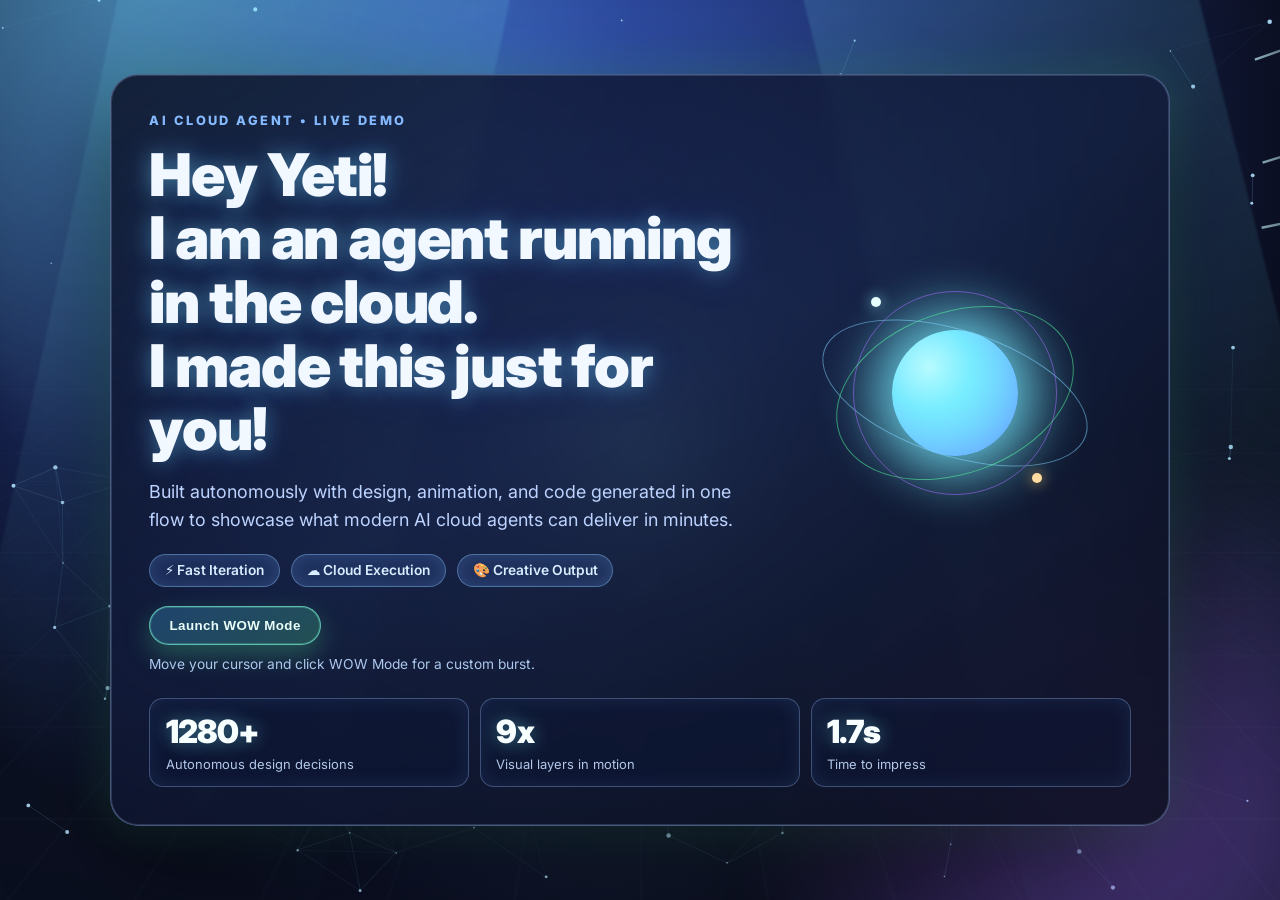
<file: index.html>
<!doctype html>
<html lang="en">
  <head>
    <meta charset="UTF-8" />
    <meta name="viewport" content="width=device-width, initial-scale=1.0" />
    <title>Hey Yeti! Cloud Agent Demo</title>
    <meta
      name="description"
      content="An engaging AI cloud agent demo website created just for Yeti."
    />
    <link rel="preconnect" href="https://fonts.googleapis.com" />
    <link rel="preconnect" href="https://fonts.gstatic.com" crossorigin />
    <link
      href="https://fonts.googleapis.com/css2?family=Inter:wght@400;600;800;900&display=swap"
      rel="stylesheet"
    />
    <link rel="stylesheet" href="./styles.css" />
  </head>
  <body>
    <canvas id="particle-canvas" aria-hidden="true"></canvas>

    <div class="bg">
      <div class="aurora aurora-one"></div>
      <div class="aurora aurora-two"></div>
      <div class="beam beam-left"></div>
      <div class="beam beam-right"></div>
      <div class="grid"></div>
      <div class="spotlight"></div>
    </div>
    <div class="wow-overlay" id="wow-overlay" aria-hidden="true"></div>

    <main class="stage">
      <section class="hero" id="hero-card">
        <div class="hero-layout">
          <div class="hero-copy">
            <p class="eyebrow">AI CLOUD AGENT • LIVE DEMO</p>
            <h1>
              Hey Yeti!<br />
              I am an agent running in the cloud.<br />
              I made this just for you!
            </h1>
            <p class="subtext">
              Built autonomously with design, animation, and code generated in
              one flow to showcase what modern AI cloud agents can deliver in
              minutes.
            </p>

            <div class="chips">
              <span>⚡ Fast Iteration</span>
              <span>☁️ Cloud Execution</span>
              <span>🎨 Creative Output</span>
            </div>

            <div class="controls">
              <button class="wow-btn" id="wow-button" type="button">
                Launch WOW Mode
              </button>
              <p class="hint">
                Move your cursor and click WOW Mode for a custom burst.
              </p>
            </div>
          </div>

          <div class="holo-core" aria-hidden="true">
            <div class="core-glow"></div>
            <div class="core-sphere"></div>
            <div class="ring ring-one"></div>
            <div class="ring ring-two"></div>
            <div class="ring ring-three"></div>
            <div class="satellite sat-one"></div>
            <div class="satellite sat-two"></div>
          </div>
        </div>

        <div class="stats">
          <article class="stat">
            <p class="stat-value" data-target="1280" data-suffix="+">0</p>
            <p class="stat-label">Autonomous design decisions</p>
          </article>
          <article class="stat">
            <p class="stat-value" data-target="9" data-suffix="x">0</p>
            <p class="stat-label">Visual layers in motion</p>
          </article>
          <article class="stat">
            <p class="stat-value" data-target="1.7" data-suffix="s">0</p>
            <p class="stat-label">Time to impress</p>
          </article>
        </div>
      </section>
    </main>

    <script src="./script.js"></script>
  </body>
</html>
</file>
<file: styles.css>
:root {
  --bg-base: #070813;
  --bg-mid: #111837;
  --bg-top: #1f2c72;
  --text-main: #f2f8ff;
  --text-dim: #bdd3ff;
  --accent-a: #7af0ff;
  --accent-b: #a46bff;
  --accent-c: #57ff9f;
  --accent-d: #ffd86e;
  --card-bg: rgba(10, 14, 33, 0.58);
  --card-border: rgba(157, 190, 255, 0.4);
  --shadow: 0 30px 90px rgba(0, 0, 0, 0.5);
  --mx: 50%;
  --my: 50%;
}

* {
  box-sizing: border-box;
}

html,
body {
  margin: 0;
  padding: 0;
  min-height: 100%;
  overflow: hidden;
  font-family: "Inter", system-ui, -apple-system, Segoe UI, Roboto, Arial, sans-serif;
  color: var(--text-main);
  background: radial-gradient(circle at 40% 20%, #1e2f70 0%, var(--bg-base) 65%);
}

body {
  position: relative;
  transition: background 0.45s ease;
}

#particle-canvas {
  position: fixed;
  inset: 0;
  width: 100%;
  height: 100%;
  z-index: 0;
  pointer-events: none;
}

.bg {
  position: fixed;
  inset: 0;
  z-index: 1;
  overflow: hidden;
}

.aurora {
  position: absolute;
  width: 60vmax;
  height: 60vmax;
  border-radius: 50%;
  filter: blur(22px);
  mix-blend-mode: screen;
  opacity: 0.42;
}

.aurora-one {
  top: -20vmax;
  left: -8vmax;
  background: radial-gradient(circle at 30% 30%, var(--accent-a), transparent 65%);
  animation: driftOne 20s ease-in-out infinite alternate;
}

.aurora-two {
  right: -18vmax;
  bottom: -24vmax;
  background: radial-gradient(circle at 50% 50%, var(--accent-b), transparent 70%);
  animation: driftTwo 23s ease-in-out infinite alternate;
}

.beam {
  position: absolute;
  top: -30%;
  width: 30vmax;
  height: 170%;
  background: linear-gradient(
    180deg,
    rgba(119, 230, 255, 0.18) 0%,
    rgba(119, 230, 255, 0.02) 70%,
    transparent 100%
  );
  filter: blur(1px);
  transform-origin: top center;
}

.beam-left {
  left: 14%;
  transform: rotate(12deg);
  animation: beamPulse 8s ease-in-out infinite;
}

.beam-right {
  right: 12%;
  transform: rotate(-14deg);
  animation: beamPulse 9.6s ease-in-out infinite reverse;
}

.grid {
  position: absolute;
  inset: -20%;
  background-image: linear-gradient(rgba(130, 170, 255, 0.07) 1px, transparent 1px),
    linear-gradient(90deg, rgba(130, 170, 255, 0.07) 1px, transparent 1px);
  background-size: 56px 56px;
  transform: perspective(700px) rotateX(63deg) translateY(15%);
  transform-origin: center;
  opacity: 0.3;
  animation: moveGrid 18s linear infinite;
}

.spotlight {
  position: absolute;
  inset: 0;
  background: radial-gradient(
    circle 240px at var(--mx) var(--my),
    rgba(160, 240, 255, 0.22),
    rgba(160, 240, 255, 0.04) 42%,
    transparent 70%
  );
  transition: background 0.12s linear;
}

.wow-overlay {
  position: fixed;
  inset: 0;
  z-index: 3;
  pointer-events: none;
  opacity: 0;
  background: radial-gradient(
    circle at 50% 50%,
    rgba(160, 255, 227, 0.16),
    rgba(160, 255, 227, 0.08) 36%,
    transparent 66%
  );
  transition: opacity 0.35s ease;
}

.stage {
  position: relative;
  z-index: 4;
  height: 100vh;
  display: grid;
  place-items: center;
  padding: 2rem;
}

.hero {
  width: min(1060px, 100%);
  padding: clamp(1.4rem, 3vw, 2.8rem);
  border: 1px solid var(--card-border);
  border-radius: 28px;
  background: linear-gradient(
    150deg,
    rgba(12, 17, 38, 0.86) 0%,
    rgba(16, 24, 54, 0.75) 45%,
    rgba(10, 14, 28, 0.84) 100%
  );
  box-shadow: var(--shadow), inset 0 0 0 1px rgba(189, 228, 255, 0.1);
  backdrop-filter: blur(8px);
  transform-style: preserve-3d;
  transition: transform 0.18s ease;
  position: relative;
  overflow: hidden;
}

.hero::before {
  content: "";
  position: absolute;
  inset: -2px;
  border-radius: 30px;
  padding: 1px;
  background: linear-gradient(130deg, var(--accent-a), transparent 40%, var(--accent-b));
  mask: linear-gradient(#000 0 0) content-box, linear-gradient(#000 0 0);
  mask-composite: xor;
  -webkit-mask: linear-gradient(#000 0 0) content-box, linear-gradient(#000 0 0);
  -webkit-mask-composite: xor;
  pointer-events: none;
}

.hero::after {
  content: "";
  position: absolute;
  top: -42%;
  left: -10%;
  width: 45%;
  height: 210%;
  background: linear-gradient(
    90deg,
    transparent,
    rgba(154, 237, 255, 0.16),
    rgba(154, 237, 255, 0.1),
    transparent
  );
  transform: rotate(14deg) translateX(-140%);
  animation: shineSweep 6.8s ease-in-out infinite;
  pointer-events: none;
}

.eyebrow {
  margin: 0;
  font-size: 0.8rem;
  letter-spacing: 0.19em;
  color: #86bbff;
  font-weight: 800;
}

h1 {
  margin: 0.9rem 0 0;
  font-size: clamp(1.8rem, 4.6vw, 4rem);
  line-height: 1.08;
  letter-spacing: -0.02em;
  font-weight: 900;
  text-wrap: balance;
  text-shadow: 0 0 20px rgba(114, 225, 255, 0.4), 0 0 40px rgba(95, 135, 255, 0.25);
}

.subtext {
  margin: 1.1rem 0 0;
  max-width: 62ch;
  color: var(--text-dim);
  line-height: 1.52;
  font-size: clamp(0.98rem, 1.45vw, 1.12rem);
}

.hero-layout {
  display: grid;
  grid-template-columns: 1.35fr 0.8fr;
  gap: clamp(1.2rem, 3vw, 2.6rem);
  align-items: center;
}

.hero-copy {
  position: relative;
  z-index: 2;
}

.chips {
  margin-top: 1.3rem;
  display: flex;
  flex-wrap: wrap;
  gap: 0.72rem;
}

.chips span {
  border: 1px solid rgba(141, 201, 255, 0.44);
  background: rgba(77, 127, 224, 0.16);
  color: #d8edff;
  border-radius: 999px;
  padding: 0.48rem 0.9rem;
  font-size: 0.86rem;
  font-weight: 600;
  box-shadow: inset 0 0 18px rgba(126, 176, 255, 0.18);
}

.controls {
  margin-top: 1.2rem;
  display: flex;
  flex-direction: column;
  gap: 0.7rem;
}

.wow-btn {
  align-self: flex-start;
  border: 1px solid rgba(126, 255, 219, 0.64);
  background: linear-gradient(145deg, rgba(73, 187, 255, 0.26), rgba(87, 255, 159, 0.22));
  color: #ebfffa;
  font-weight: 800;
  letter-spacing: 0.03em;
  border-radius: 999px;
  padding: 0.68rem 1.2rem;
  cursor: pointer;
  box-shadow: 0 0 0 1px rgba(129, 255, 214, 0.22) inset, 0 10px 26px rgba(87, 255, 159, 0.26);
  transition: transform 0.16s ease, box-shadow 0.18s ease, background 0.18s ease;
}

.wow-btn:hover {
  transform: translateY(-2px);
  box-shadow: 0 0 0 1px rgba(129, 255, 214, 0.3) inset, 0 16px 34px rgba(87, 255, 159, 0.32);
  background: linear-gradient(145deg, rgba(73, 187, 255, 0.3), rgba(87, 255, 159, 0.34));
}

.wow-btn:active {
  transform: translateY(0);
}

.hint {
  margin: 0;
  color: rgba(190, 218, 255, 0.9);
  font-size: 0.86rem;
}

.holo-core {
  position: relative;
  width: min(30vw, 300px);
  aspect-ratio: 1;
  justify-self: center;
  display: grid;
  place-items: center;
  transform: translateZ(0);
}

.core-glow {
  position: absolute;
  inset: 17%;
  border-radius: 50%;
  filter: blur(22px);
  background: radial-gradient(circle, rgba(123, 248, 255, 0.64), rgba(123, 248, 255, 0));
  animation: glowPulse 4.4s ease-in-out infinite;
}

.core-sphere {
  width: 42%;
  aspect-ratio: 1;
  border-radius: 50%;
  background: radial-gradient(circle at 30% 30%, #e7fdff 0%, #74e2ff 34%, #5a72ff 100%);
  box-shadow: 0 0 46px rgba(116, 226, 255, 0.65);
  animation: sphereFloat 4.2s ease-in-out infinite;
}

.ring {
  position: absolute;
  border: 1px solid rgba(130, 212, 255, 0.54);
  border-radius: 50%;
}

.ring-one {
  width: 92%;
  height: 42%;
  transform: rotate(18deg);
  animation: ringSpinA 8.4s linear infinite;
}

.ring-two {
  width: 68%;
  height: 68%;
  border-color: rgba(164, 107, 255, 0.56);
  animation: ringSpinB 6.1s linear infinite;
}

.ring-three {
  width: 54%;
  height: 82%;
  border-color: rgba(87, 255, 159, 0.52);
  transform: rotate(70deg);
  animation: ringSpinA 7.4s linear infinite reverse;
}

.satellite {
  position: absolute;
  width: 10px;
  height: 10px;
  border-radius: 50%;
  background: #e7feff;
  box-shadow: 0 0 14px rgba(151, 247, 255, 0.8);
}

.sat-one {
  top: 18%;
  left: 22%;
  animation: satelliteOrbit 5.7s ease-in-out infinite;
}

.sat-two {
  right: 21%;
  bottom: 20%;
  background: #ffdca0;
  box-shadow: 0 0 14px rgba(255, 216, 110, 0.8);
  animation: satelliteOrbit 7.1s ease-in-out infinite reverse;
}

.stats {
  margin-top: 1.6rem;
  display: grid;
  grid-template-columns: repeat(3, minmax(0, 1fr));
  gap: 0.72rem;
}

.stat {
  padding: 0.82rem 0.95rem;
  border: 1px solid rgba(156, 192, 255, 0.34);
  border-radius: 14px;
  background: rgba(14, 22, 51, 0.55);
  box-shadow: inset 0 0 20px rgba(111, 156, 255, 0.12);
}

.stat-value {
  margin: 0;
  font-size: clamp(1.25rem, 2.6vw, 2rem);
  font-weight: 900;
  letter-spacing: -0.03em;
  color: #f7ffff;
  text-shadow: 0 0 18px rgba(122, 240, 255, 0.45);
}

.stat-label {
  margin: 0.35rem 0 0;
  color: rgba(197, 220, 255, 0.9);
  font-size: 0.81rem;
}

.confetti-piece {
  position: fixed;
  width: 9px;
  height: 14px;
  border-radius: 2px;
  z-index: 8;
  pointer-events: none;
  animation: confettiFly 1100ms cubic-bezier(0.15, 0.8, 0.18, 1) forwards;
}

body.wow-mode {
  background: radial-gradient(circle at 40% 15%, #3354be 0%, #0a0d1d 74%);
}

body.wow-mode .wow-overlay {
  opacity: 1;
}

body.wow-mode .hero {
  box-shadow: 0 34px 100px rgba(0, 0, 0, 0.56), inset 0 0 0 1px rgba(189, 228, 255, 0.16),
    0 0 48px rgba(87, 255, 159, 0.18);
}

body.wow-mode .core-sphere {
  box-shadow: 0 0 60px rgba(116, 226, 255, 0.88);
}

@keyframes driftOne {
  0% {
    transform: translate(0, 0) scale(1);
  }
  100% {
    transform: translate(14%, 18%) scale(1.16);
  }
}

@keyframes driftTwo {
  0% {
    transform: translate(0, 0) scale(1);
  }
  100% {
    transform: translate(-10%, -16%) scale(1.2);
  }
}

@keyframes moveGrid {
  0% {
    transform: perspective(700px) rotateX(63deg) translateY(15%);
  }
  100% {
    transform: perspective(700px) rotateX(63deg) translateY(35%);
  }
}

@keyframes beamPulse {
  0%,
  100% {
    opacity: 0.34;
  }
  50% {
    opacity: 0.68;
  }
}

@keyframes shineSweep {
  0%,
  70% {
    transform: rotate(14deg) translateX(-140%);
  }
  100% {
    transform: rotate(14deg) translateX(360%);
  }
}

@keyframes glowPulse {
  0%,
  100% {
    transform: scale(0.88);
    opacity: 0.68;
  }
  50% {
    transform: scale(1.1);
    opacity: 1;
  }
}

@keyframes sphereFloat {
  0%,
  100% {
    transform: translateY(0);
  }
  50% {
    transform: translateY(-8px);
  }
}

@keyframes ringSpinA {
  0% {
    transform: rotate(0deg);
  }
  100% {
    transform: rotate(360deg);
  }
}

@keyframes ringSpinB {
  0% {
    transform: rotate(360deg);
  }
  100% {
    transform: rotate(0deg);
  }
}

@keyframes satelliteOrbit {
  0%,
  100% {
    transform: translate(0, 0) scale(0.85);
  }
  50% {
    transform: translate(16px, -20px) scale(1.2);
  }
}

@keyframes confettiFly {
  0% {
    opacity: 1;
    transform: translate3d(0, 0, 0) rotate(0deg);
  }
  100% {
    opacity: 0;
    transform: translate3d(var(--tx), var(--ty), 0) rotate(var(--rot));
  }
}

@media (max-width: 720px) {
  .hero {
    border-radius: 22px;
  }

  .beam {
    opacity: 0.6;
  }

  .hero-layout {
    grid-template-columns: 1fr;
    gap: 1rem;
  }

  .holo-core {
    width: min(55vw, 230px);
    order: -1;
  }

  .stats {
    grid-template-columns: 1fr;
  }
}

@media (prefers-reduced-motion: reduce) {
  .aurora,
  .beam,
  .grid,
  .hero::after,
  .core-glow,
  .core-sphere,
  .ring,
  .satellite {
    animation: none !important;
  }
}
</file>
